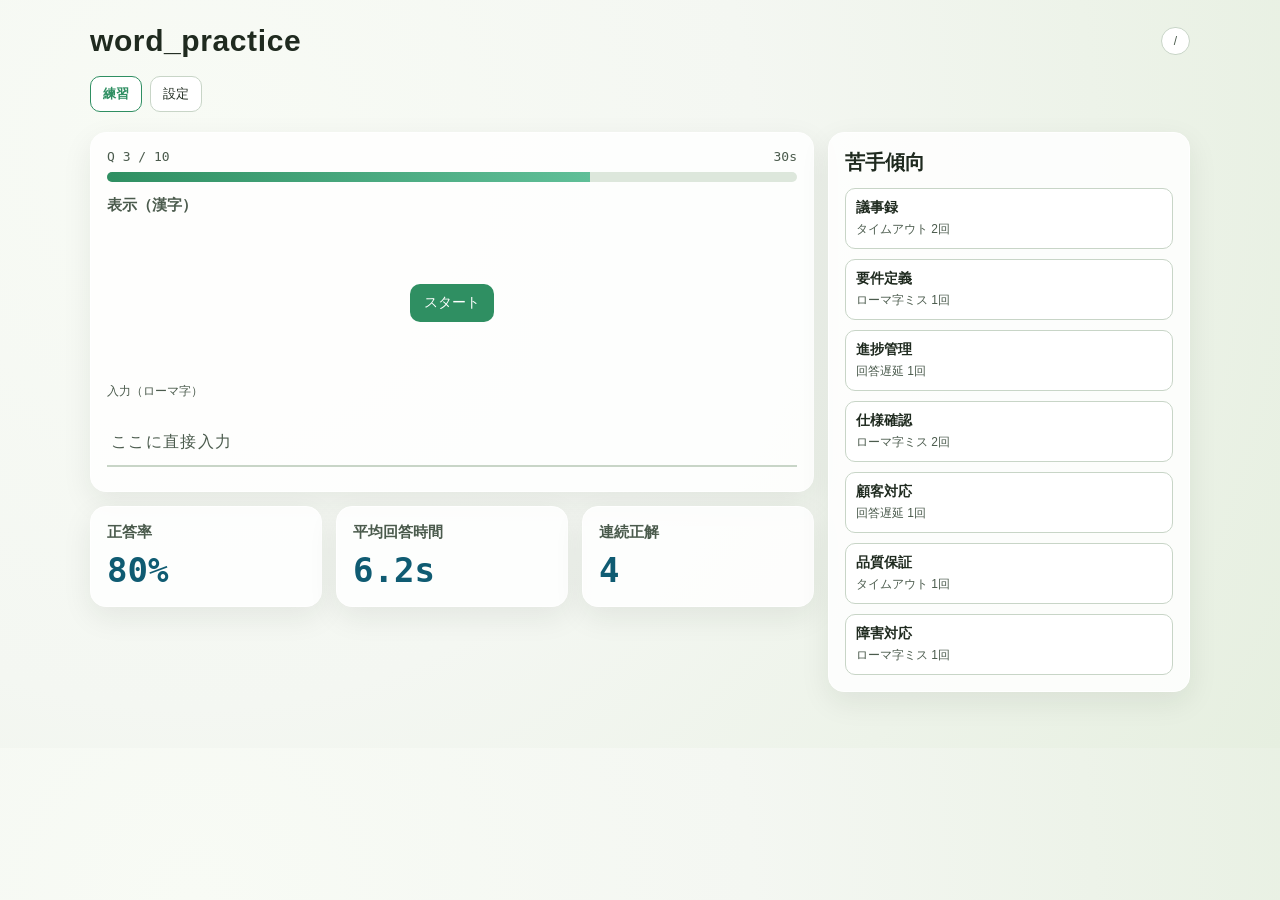
<file: screen_design_html/index.html>
<!doctype html>
<html lang="ja">
<head>
  <meta charset="utf-8">
  <meta name="viewport" content="width=device-width,initial-scale=1">
  <title>練習セッション | word_practice</title>
  <link rel="stylesheet" href="styles.css">
</head>
<body>
  <main class="app">
    <header class="header"><div class="brand">word_practice</div><div class="badge">/</div></header>
    <nav class="nav">
      <a class="active" href="index.html">練習</a><a href="settings.html">設定</a>
    </nav>

    <section class="split-layout">
      <div class="main-pane">
        <section class="card">
          <div class="status-line"><span>Q 3 / 10</span><span id="timer">30s</span></div>
          <div class="progress"><div id="bar"></div></div>
          <h3>表示（漢字）</h3>
          <div class="problem-stage">
            <div id="problem" class="problem is-hidden-problem" data-romaji="gijiroku">議事録</div>
            <button id="start-demo" class="btn btn-primary start-overlay-btn">スタート</button>
          </div>
          <label class="label">入力（ローマ字）</label>
          <div id="answer-display" class="answer-display" aria-live="polite"></div>
          <p id="judge-status" class="small" style="margin-top:8px;"></p>
        </section>

        <section class="grid three" style="margin-top:14px;">
          <article class="card"><h3>正答率</h3><div class="metric">80%</div></article>
          <article class="card"><h3>平均回答時間</h3><div class="metric">6.2s</div></article>
          <article class="card"><h3>連続正解</h3><div class="metric">4</div></article>
        </section>

      </div>

      <aside class="side-pane">
        <article class="card weak-trend-side">
        <h2>苦手傾向</h2>
        <ul class="stack-list">
          <li><strong>議事録</strong><span>タイムアウト 2回</span></li>
          <li><strong>要件定義</strong><span>ローマ字ミス 1回</span></li>
          <li><strong>進捗管理</strong><span>回答遅延 1回</span></li>
          <li><strong>仕様確認</strong><span>ローマ字ミス 2回</span></li>
          <li><strong>顧客対応</strong><span>回答遅延 1回</span></li>
          <li><strong>品質保証</strong><span>タイムアウト 1回</span></li>
          <li><strong>障害対応</strong><span>ローマ字ミス 1回</span></li>
        </ul>
      </article>
      </aside>
    </section>
  </main>
  <script src="script.js"></script>
</body>
</html>
</file>
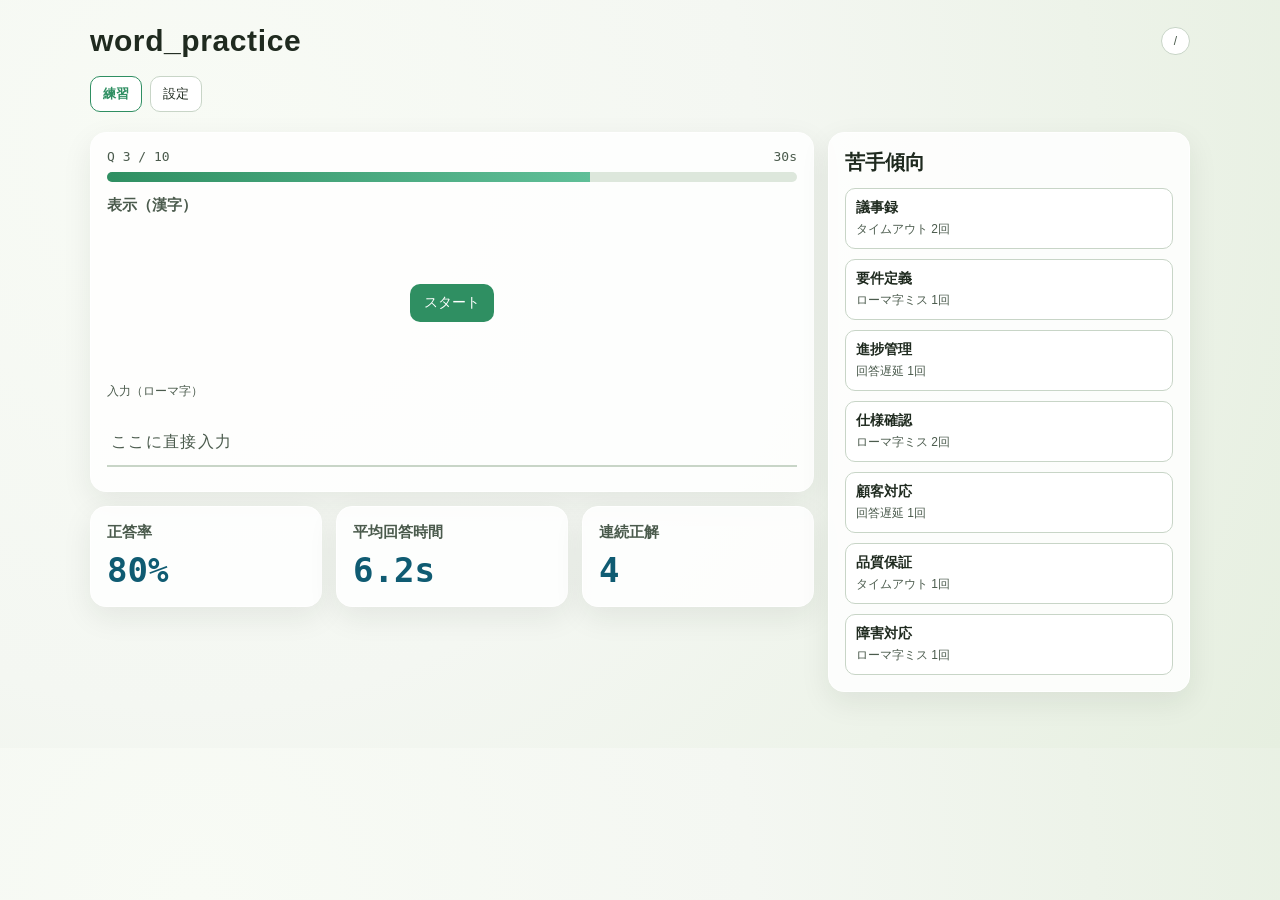
<file: screen_design_html/practice.html>
<!doctype html>
<html lang="ja">
<head>
  <meta charset="utf-8">
  <meta name="viewport" content="width=device-width,initial-scale=1">
  <title>練習セッション | word_practice</title>
  <meta http-equiv="refresh" content="0; url=index.html">
  <link rel="stylesheet" href="styles.css">
</head>
<body>
  <main class="app">
    <section class="card">
      <h2>練習ページを統合しました</h2>
      <p class="small">練習は <a href="index.html">index.html</a> に移動しました。自動で遷移しない場合はリンクを押してください。</p>
    </section>
  </main>
</body>
</html>
</file>
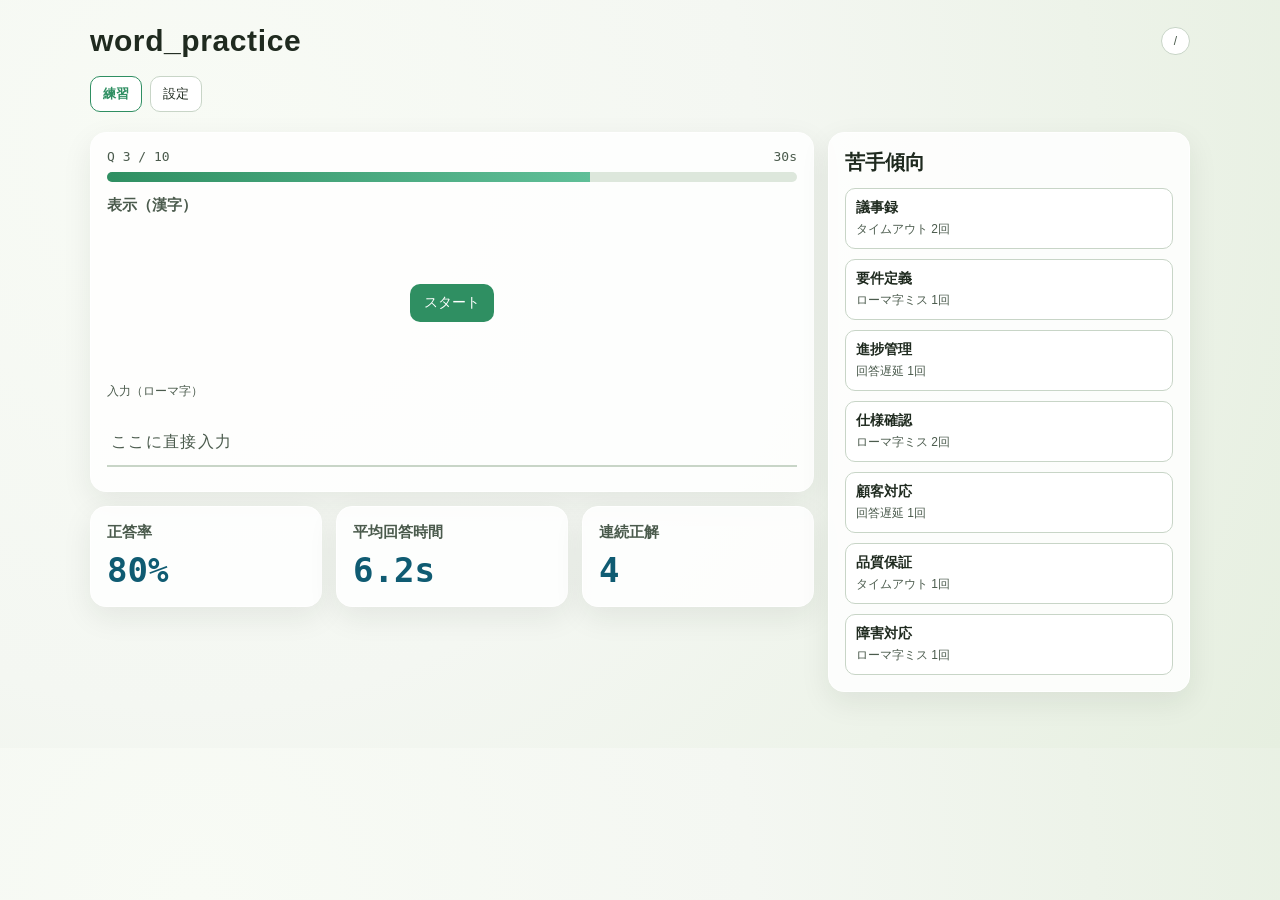
<file: screen_design_html/result.html>
<!doctype html>
<html lang="ja">
<head>
  <meta charset="utf-8">
  <meta name="viewport" content="width=device-width,initial-scale=1">
  <title>練習セッション | word_practice</title>
  <meta http-equiv="refresh" content="0; url=index.html">
  <link rel="stylesheet" href="styles.css">
</head>
<body>
  <main class="app">
    <section class="card">
      <h2>結果表示を統合しました</h2>
      <p class="small">練習と結果は <a href="index.html">index.html</a> の1ページに統合済みです。自動で遷移しない場合はリンクを押してください。</p>
    </section>
  </main>
</body>
</html>
</file>
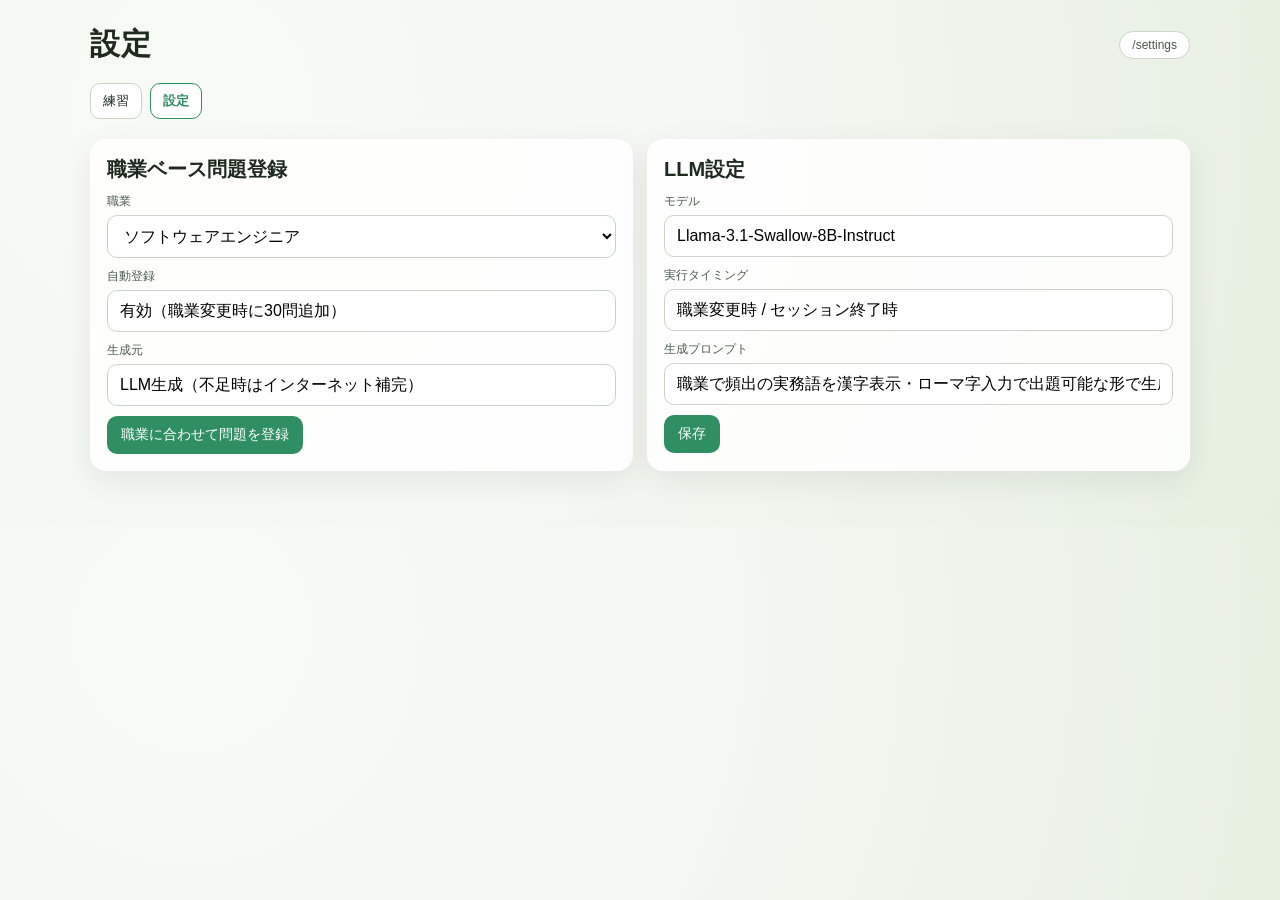
<file: screen_design_html/settings.html>
<!doctype html>
<html lang="ja">
<head>
  <meta charset="utf-8">
  <meta name="viewport" content="width=device-width,initial-scale=1">
  <title>設定 | word_practice</title>
  <link rel="stylesheet" href="styles.css">
</head>
<body>
  <main class="app">
    <header class="header"><div class="brand">設定</div><div class="badge">/settings</div></header>
    <nav class="nav">
      <a href="index.html">練習</a><a class="active" href="settings.html">設定</a>
    </nav>

    <section class="grid two">
      <article class="card">
        <h2>職業ベース問題登録</h2>
        <label class="label">職業</label>
        <select class="input">
          <option>ソフトウェアエンジニア</option>
          <option>営業</option>
          <option>看護師</option>
          <option>教師</option>
          <option>事務</option>
        </select>
        <label class="label" style="margin-top:10px;">自動登録</label><input class="input" value="有効（職業変更時に30問追加）">
        <label class="label" style="margin-top:10px;">生成元</label><input class="input" value="LLM生成（不足時はインターネット補完）">
        <div class="controls">
          <button class="btn btn-primary">職業に合わせて問題を登録</button>
        </div>
      </article>
      <article class="card">
        <h2>LLM設定</h2>
        <label class="label">モデル</label><input class="input" value="Llama-3.1-Swallow-8B-Instruct">
        <label class="label" style="margin-top:10px;">実行タイミング</label><input class="input" value="職業変更時 / セッション終了時">
        <label class="label" style="margin-top:10px;">生成プロンプト</label><input class="input" value="職業で頻出の実務語を漢字表示・ローマ字入力で出題可能な形で生成">
        <div class="controls"><button class="btn btn-primary">保存</button></div>
      </article>
    </section>
  </main>
</body>
</html>
</file>
<file: screen_design_html/styles.css>
:root {
  --bg-0: #f4f7f2;
  --bg-1: #e6efe0;
  --ink: #1f2a1f;
  --ink-soft: #4b5b4d;
  --accent: #2f8f62;
  --accent-2: #0f5b72;
  --warn: #b34d2e;
  --card: #ffffffd9;
  --line: #c8d5c7;
  --shadow: 0 10px 30px rgba(25, 42, 25, 0.08);
}

* { box-sizing: border-box; }
body {
  margin: 0;
  font-family: "Noto Sans JP", "Hiragino Kaku Gothic ProN", Meiryo, sans-serif;
  color: var(--ink);
  background: radial-gradient(circle at 15% 20%, #f8fbf5 0%, var(--bg-0) 45%, var(--bg-1) 100%);
}

.app {
  width: min(1100px, 92vw);
  margin: 24px auto 56px;
}

.header {
  display: flex;
  justify-content: space-between;
  align-items: center;
  gap: 16px;
  margin-bottom: 18px;
}

.brand {
  font-size: clamp(20px, 3vw, 30px);
  font-weight: 800;
  letter-spacing: 0.02em;
}

.badge {
  border: 1px solid var(--line);
  border-radius: 999px;
  padding: 6px 12px;
  font-size: 12px;
  color: var(--ink-soft);
  background: #fff;
}

.nav {
  display: flex;
  gap: 8px;
  flex-wrap: wrap;
  margin-bottom: 20px;
}

.nav a {
  text-decoration: none;
  color: var(--ink);
  border: 1px solid var(--line);
  background: #fff;
  border-radius: 10px;
  padding: 8px 12px;
  font-size: 13px;
}

.nav a.active {
  border-color: var(--accent);
  color: var(--accent);
  font-weight: 700;
}

.grid {
  display: grid;
  gap: 14px;
}

.grid.two { grid-template-columns: repeat(2, minmax(0, 1fr)); }
.grid.three { grid-template-columns: repeat(3, minmax(0, 1fr)); }

.split-layout {
  display: grid;
  gap: 14px;
  grid-template-columns: minmax(0, 2fr) minmax(280px, 1fr);
  align-items: start;
}

.main-pane {
  min-width: 0;
}

.side-pane {
  min-width: 0;
  position: sticky;
  top: 16px;
}

.card {
  background: var(--card);
  border: 1px solid #fff;
  border-radius: 16px;
  box-shadow: var(--shadow);
  padding: 16px;
}

h1, h2, h3, p { margin: 0; }
h1 { font-size: clamp(24px, 4vw, 36px); margin-bottom: 8px; }
h2 { font-size: 20px; margin-bottom: 10px; }
h3 { font-size: 15px; margin-bottom: 8px; color: var(--ink-soft); }

.hero {
  padding: 22px;
  border-radius: 20px;
  border: 1px solid #d7e7d8;
  background: linear-gradient(130deg, #ffffff 0%, #edf6ee 60%, #e5f0ec 100%);
}

.hero p { color: var(--ink-soft); line-height: 1.6; }

.quick-start {
  margin-top: 14px;
  border: 1px solid #c8dfc9;
  background: linear-gradient(120deg, #ffffff 0%, #eef8ef 55%, #e5f5ea 100%);
}

.quick-title {
  display: flex;
  justify-content: space-between;
  align-items: center;
  gap: 8px;
}

.quick-title h2 {
  margin: 0;
  font-size: clamp(22px, 3vw, 30px);
}

.pill {
  border: 1px solid #9acaa8;
  color: #1f6947;
  border-radius: 999px;
  padding: 4px 10px;
  font-size: 12px;
  background: #f8fff9;
}

.quick-problem {
  margin: 12px 0 10px;
  font-size: clamp(32px, 6vw, 54px);
  font-weight: 900;
  letter-spacing: 0.03em;
}

.quick-actions {
  display: flex;
  gap: 10px;
  flex-wrap: wrap;
  margin-top: 12px;
}

.btn-quick {
  background: #126e46;
  color: #fff;
  border-radius: 12px;
  padding: 12px 18px;
  font-weight: 700;
}

.sub-links {
  margin-top: 6px;
  display: flex;
  gap: 10px;
  flex-wrap: wrap;
}

.sub-links a {
  font-size: 13px;
  color: var(--ink-soft);
}

.metric {
  font-family: "M PLUS 1 Code", "Noto Sans JP", monospace;
  font-size: clamp(24px, 3vw, 34px);
  color: var(--accent-2);
  font-weight: 700;
}

.table {
  width: 100%;
  border-collapse: collapse;
  font-size: 14px;
}

.table th, .table td {
  border-bottom: 1px solid var(--line);
  padding: 10px 6px;
  text-align: left;
}

.table th { color: var(--ink-soft); font-size: 12px; text-transform: uppercase; }

.controls {
  display: flex;
  gap: 8px;
  flex-wrap: wrap;
  margin-top: 10px;
}

button, .btn {
  border: 0;
  border-radius: 10px;
  padding: 10px 14px;
  font-size: 14px;
  cursor: pointer;
  text-decoration: none;
  display: inline-block;
}

.btn-primary { background: var(--accent); color: #fff; }
.btn-secondary { background: #e9f2ea; color: var(--ink); border: 1px solid var(--line); }
.btn-danger { background: #ffe6de; color: var(--warn); border: 1px solid #f5cabd; }

.input {
  width: 100%;
  border: 1px solid var(--line);
  border-radius: 10px;
  padding: 11px 12px;
  font-size: 16px;
  background: #fff;
}

.answer-display {
  min-height: 56px;
  border-bottom: 2px solid var(--line);
  padding: 10px 4px;
  font-size: 34px;
  letter-spacing: 0.04em;
  font-family: "M PLUS 1 Code", "Noto Sans JP", monospace;
}

.answer-display:empty::before {
  content: "ここに直接入力";
  color: var(--ink-soft);
  font-size: 16px;
}

.label {
  font-size: 12px;
  color: var(--ink-soft);
  margin-bottom: 5px;
  display: block;
}

.problem {
  font-size: clamp(56px, 10vw, 104px);
  font-weight: 800;
  margin: 8px 0 14px;
  letter-spacing: 0.03em;
}

.problem-stage {
  position: relative;
  min-height: 160px;
  display: flex;
  align-items: center;
  justify-content: center;
}

.problem-stage .problem {
  margin: 0;
  text-align: center;
}

.problem-stage .problem.is-hidden-problem {
  visibility: hidden;
}

.start-overlay-btn {
  position: absolute;
  left: 50%;
  top: 50%;
  transform: translate(-50%, -50%);
  z-index: 2;
}

.start-overlay-btn.is-hidden {
  display: none;
}

.status-line {
  display: flex;
  justify-content: space-between;
  font-family: "M PLUS 1 Code", monospace;
  margin-bottom: 8px;
  font-size: 13px;
  color: var(--ink-soft);
}

.progress {
  width: 100%;
  height: 10px;
  border-radius: 999px;
  background: #dde7dc;
  overflow: hidden;
  margin-bottom: 14px;
}

.progress > div {
  height: 100%;
  width: 70%;
  background: linear-gradient(90deg, var(--accent) 0%, #60bf98 100%);
}

.small {
  font-size: 12px;
  color: var(--ink-soft);
}

.weak-trend-side h2 { margin-bottom: 12px; }

.stack-list {
  list-style: none;
  margin: 0;
  padding: 0;
  display: grid;
  gap: 10px;
}

.stack-list li {
  border: 1px solid var(--line);
  border-radius: 10px;
  padding: 10px;
  background: #fff;
  display: grid;
  gap: 4px;
}

.stack-list strong {
  font-size: 14px;
}

.stack-list span {
  font-size: 12px;
  color: var(--ink-soft);
}

@media (max-width: 820px) {
  .grid.two, .grid.three, .split-layout { grid-template-columns: 1fr; }
  .side-pane { position: static; }
  .app { width: 94vw; margin-top: 16px; }
}
</file>
